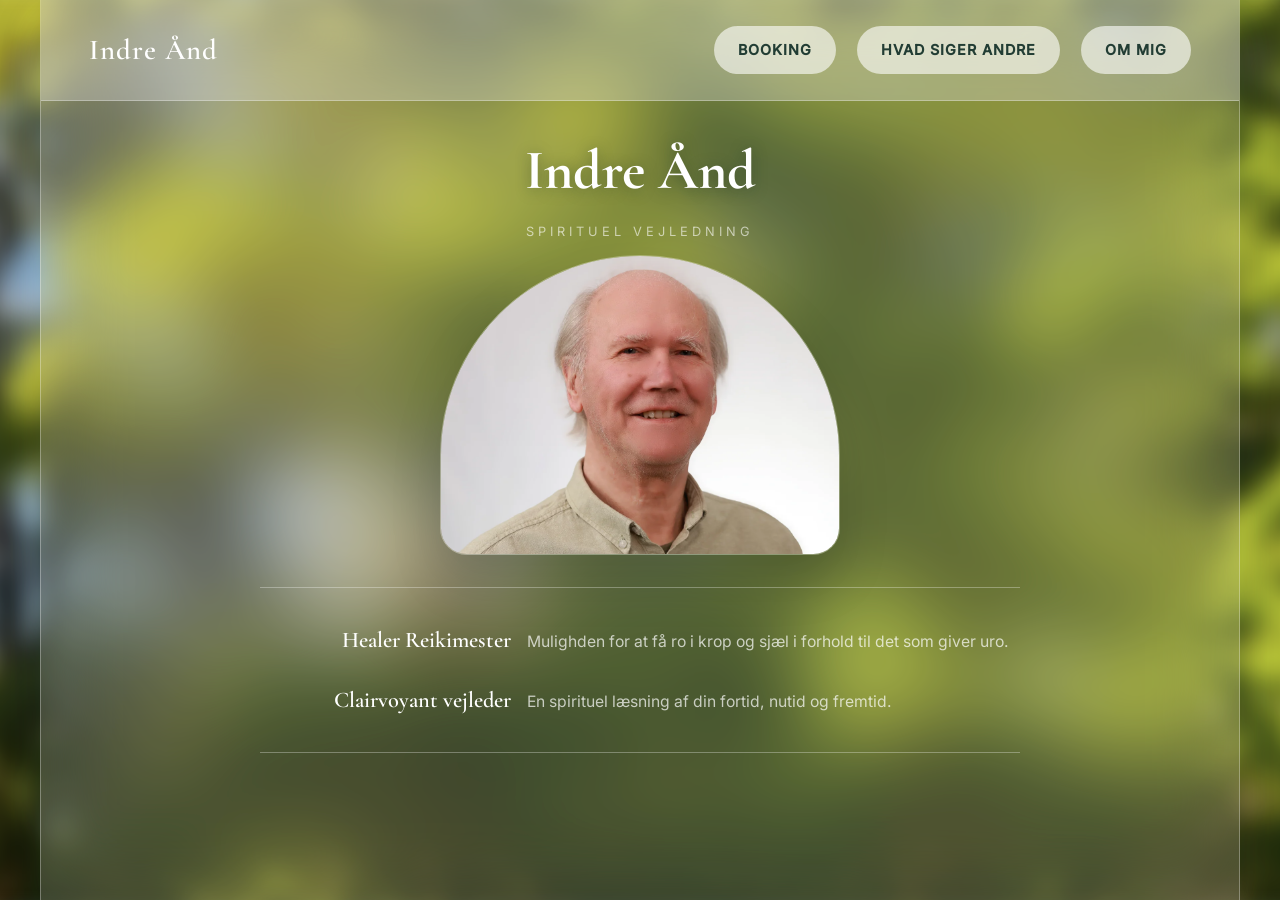
<file: index.html>
<!DOCTYPE html>
<html lang="da">
<head>
    <meta charset="UTF-8" />
    <meta name="viewport" content="width=device-width, initial-scale=1.0" />
    <title>Indre Ånd</title>
    <meta name="description" content="Indre Ånd tilbyder healing, reiki og clairvoyant vejledning for ro i krop og sjæl. Kontakt på 51 21 79 71." />
    <link rel="icon" href="favicon.svg" type="image/svg+xml" />
    <link rel="preload" href="fonts/cormorant-garamond-latin.woff2" as="font" type="font/woff2" crossorigin />
    <link rel="preload" href="fonts/inter-latin.woff2" as="font" type="font/woff2" crossorigin />
    <link rel="preload" href="pictures/background.webp" as="image" type="image/webp" fetchpriority="low" />
    <link rel="preload" href="pictures/portrait_web.webp" as="image" type="image/webp" fetchpriority="high" />
    <link rel="stylesheet" href="styles.css" />
</head>
<body class="home-page">
    <div class="glass-shell home-shell">
        <header class="top-bar">
            <a href="index.html" class="top-bar__brand">Indre Ånd</a>
            <nav class="top-bar__nav">
                <a href="booking.html" class="nav-button">Booking</a>
                <a href="reviews.html" class="nav-button">Hvad siger andre</a>
                <a href="about.html" class="nav-button">Om mig</a>
            </nav>
        </header>

        <main class="home-main">

            <div class="home-content">
                <h1 class="home-title">Indre Ånd</h1>
                <p class="home-eyebrow">Spirituel Vejledning</p>

                <div class="home-portrait">
                    <div class="hero-portrait">
                        <img src="pictures/portrait_web.webp" alt="Michael" />
                    </div>
                </div>

                <div class="home-divider"></div>

                <div class="home-offerings">
                    <div class="home-offering">
                        <span class="home-offering__name">Healer Reikimester</span>
                        <span class="home-offering__desc">Mulighden for at få ro i krop og sjæl i forhold til det som giver uro.</span>
                    </div>
                    <div class="home-offering">
                        <span class="home-offering__name">Clairvoyant vejleder</span>
                        <span class="home-offering__desc">En spirituel læsning af din fortid, nutid og fremtid.</span>
                    </div>
                </div>

                <div class="home-divider"></div>

            </div>

        </main>
    </div>
</body>
</html>
</file>
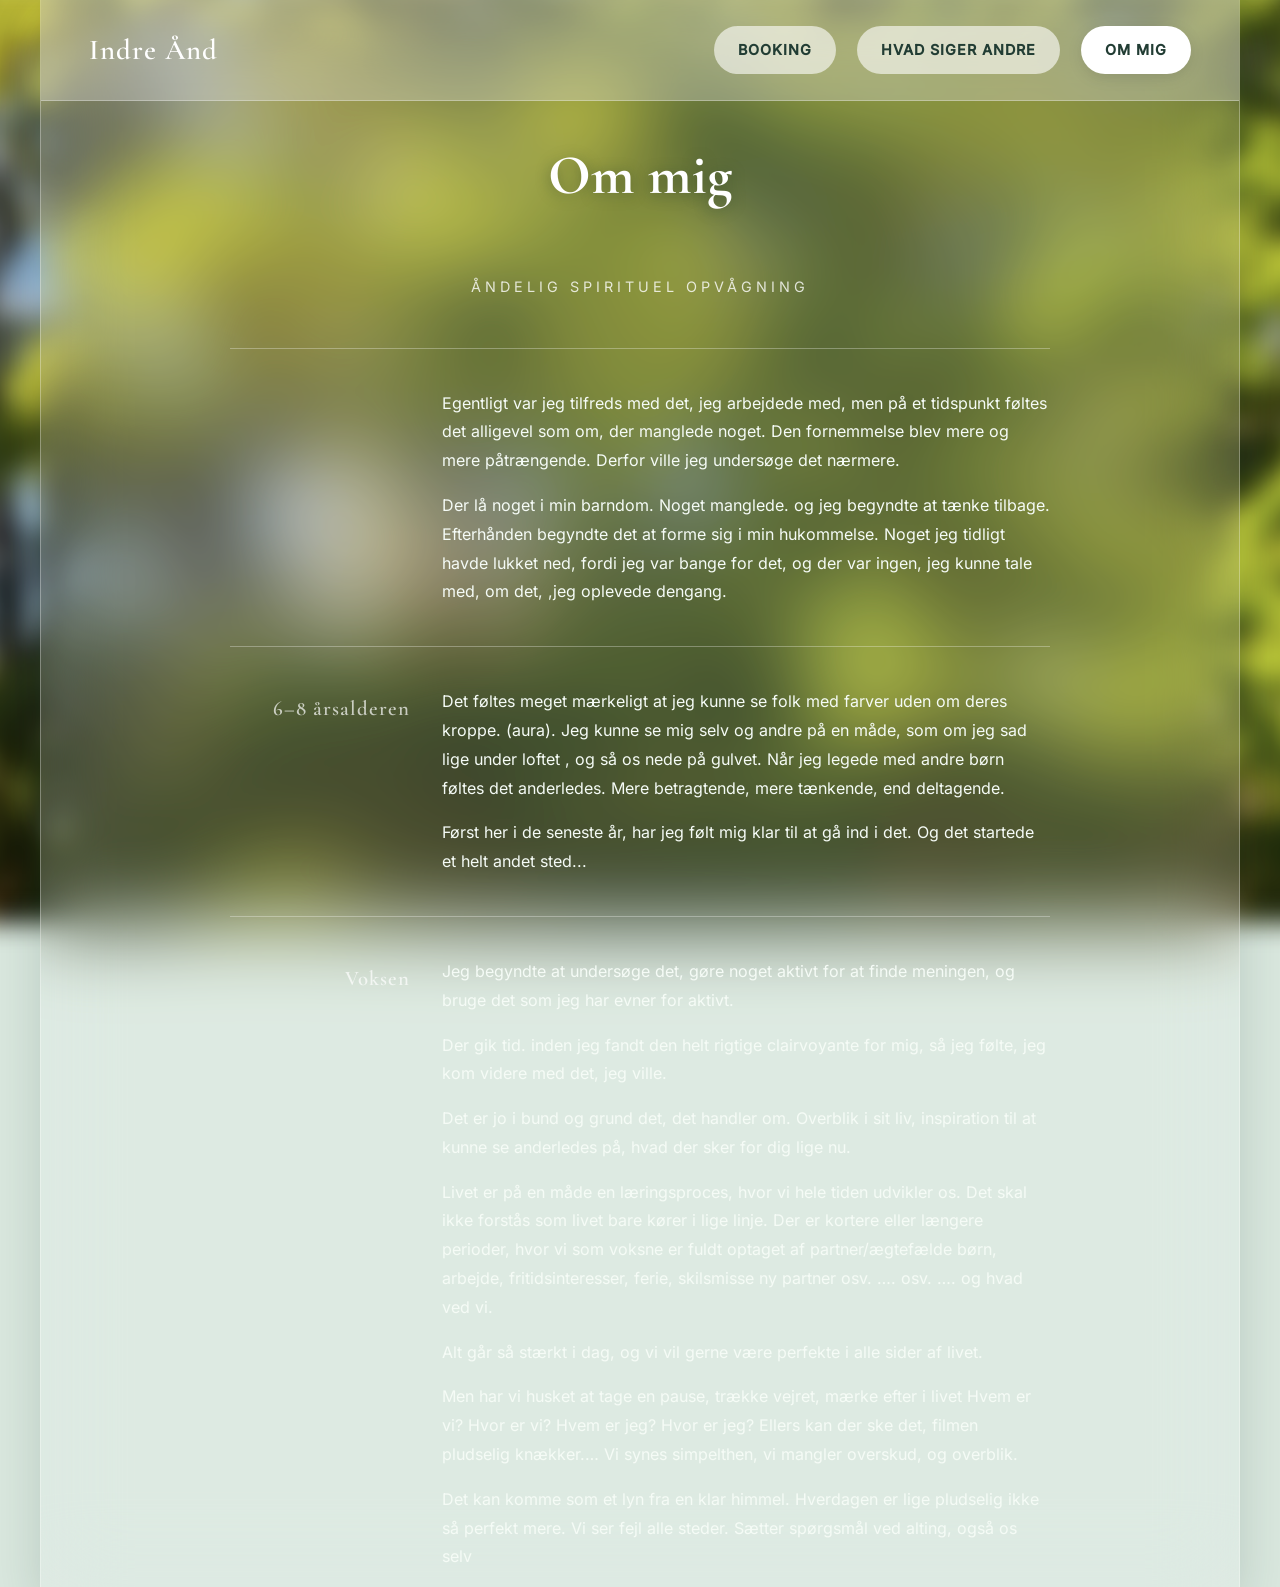
<file: about.html>
<!DOCTYPE html>
<html lang="da">
<head>
    <meta charset="UTF-8" />
    <meta name="viewport" content="width=device-width, initial-scale=1.0" />
    <title>Om mig - Indre Ånd</title>
    <meta name="description" content="Jeg er healer, reikimester og clairvoyant vejleder. Læs om min spirituelle opvågning." />
    <link rel="icon" href="favicon.svg" type="image/svg+xml" />
    <link rel="preload" href="fonts/cormorant-garamond-latin.woff2" as="font" type="font/woff2" crossorigin />
    <link rel="preload" href="fonts/inter-latin.woff2" as="font" type="font/woff2" crossorigin />
    <link rel="preload" href="pictures/background.webp" as="image" type="image/webp" fetchpriority="low" />
    <link rel="stylesheet" href="styles.css" />
</head>
<body class="home-page">
    <div class="glass-shell">
        <header class="top-bar">
            <a href="index.html" class="top-bar__brand">Indre Ånd</a>
            <nav class="top-bar__nav">
                <a href="booking.html" class="nav-button">Booking</a>
                <a href="reviews.html" class="nav-button">Hvad siger andre</a>
                <a href="about.html" class="nav-button active">Om mig</a>
            </nav>
        </header>

        <main class="container">
            <section class="zen-header">
                <h1>Om mig</h1>
            </section>

            <p class="subtitle">Åndelig spirituel opvågning</p>

            <div class="about-timeline">

                <article class="timeline-entry">
                    <div class="timeline-label"></div>
                    <div class="timeline-body">
                        <p>Egentligt var jeg tilfreds med det, jeg arbejdede med, men på et tidspunkt føltes det alligevel som om, der manglede noget. Den fornemmelse blev mere og mere påtrængende. Derfor ville jeg undersøge det nærmere.</p>
                        <p>Der lå noget i min barndom. Noget manglede. og jeg begyndte at tænke tilbage. Efterhånden begyndte det at forme sig i min hukommelse. Noget jeg tidligt havde lukket ned, fordi jeg var bange for det, og der var ingen, jeg kunne tale med, om det, ,jeg oplevede dengang.</p>
                    </div>
                </article>

                <article class="timeline-entry">
                    <div class="timeline-label">6–8 årsalderen</div>
                    <div class="timeline-body">
                        <p>Det føltes meget mærkeligt at jeg kunne se folk med farver uden om deres kroppe. (aura). Jeg kunne se mig selv og andre på en måde, som om jeg sad lige under loftet , og så os nede på gulvet. Når jeg legede med andre børn føltes det anderledes. Mere betragtende, mere tænkende, end deltagende.</p>
                        <p>Først her i de seneste år, har jeg følt mig klar til at gå ind i det. Og det startede et helt andet sted...</p>
                    </div>
                </article>

                <article class="timeline-entry">
                    <div class="timeline-label">Voksen</div>
                    <div class="timeline-body">
                        <p>Jeg begyndte at undersøge det, gøre noget aktivt for at finde meningen, og bruge det som jeg har evner for aktivt.</p>
                        <p>Der gik tid. inden jeg fandt den helt rigtige clairvoyante for mig, så jeg følte, jeg kom videre med det, jeg ville.</p>
                        <p>Det er jo i bund og grund det, det handler om. Overblik i sit liv, inspiration til at kunne se anderledes på, hvad der sker for dig lige nu.</p>
                        <p>Livet er på en måde en læringsproces, hvor vi hele tiden udvikler os. Det skal ikke forstås som livet bare kører i lige linje. Der er kortere eller længere perioder, hvor vi som voksne er fuldt optaget af partner/ægtefælde børn, arbejde, fritidsinteresser, ferie, skilsmisse ny partner osv. …. osv. …. og hvad ved vi.</p>
                        <p>Alt går så stærkt i dag, og vi vil gerne være perfekte i alle sider af livet.</p>
                        <p>Men har vi husket at tage en pause, trække vejret, mærke efter i livet Hvem er vi?  Hvor er vi? Hvem er jeg? Hvor er jeg? Ellers kan der ske det, filmen pludselig knækker.… Vi synes simpelthen, vi mangler overskud, og overblik.</p>
                        <p>Det kan komme som et lyn fra en klar himmel. Hverdagen er lige pludselig ikke så perfekt mere. Vi ser fejl alle steder. Sætter spørgsmål ved alting, også os selv</p>
                    </div>
                </article>

            </div>
        </main>
    </div>
</body>
</html>
</file>
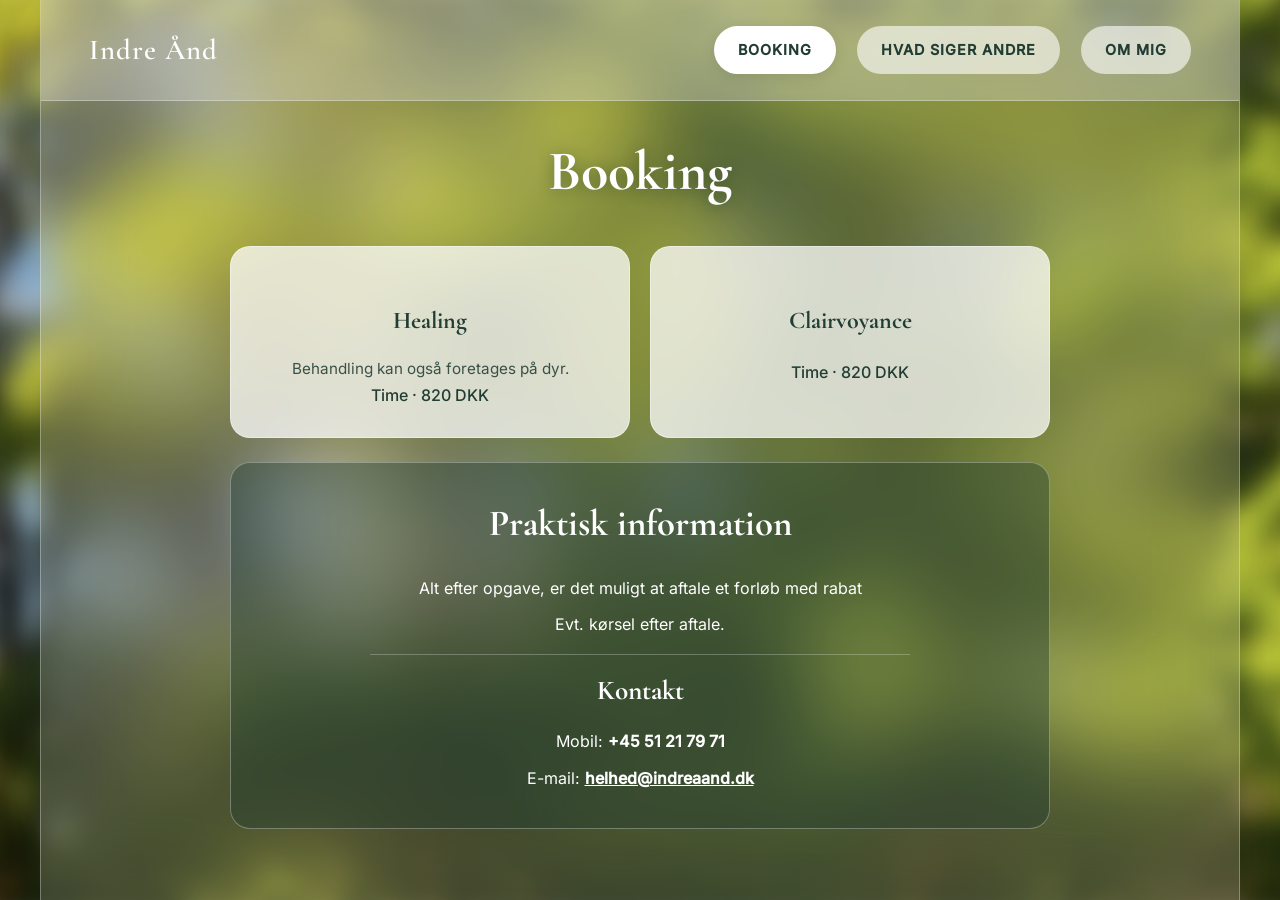
<file: booking.html>
<!DOCTYPE html>
<html lang="da">
<head>
    <meta charset="UTF-8" />
    <meta name="viewport" content="width=device-width, initial-scale=1.0" />
    <title>Booking - Indre Ånd</title>
    <meta name="description" content="Book healing eller clairvoyance hos Indre Ånd. Kontakt på 51 21 79 71." />
    <link rel="icon" href="favicon.svg" type="image/svg+xml" />
    <link rel="preload" href="fonts/cormorant-garamond-latin.woff2" as="font" type="font/woff2" crossorigin />
    <link rel="preload" href="fonts/inter-latin.woff2" as="font" type="font/woff2" crossorigin />
    <link rel="preload" href="pictures/background.webp" as="image" type="image/webp" fetchpriority="low" />
    <link rel="stylesheet" href="styles.css" />
</head>
<body class="home-page booking-page">
    <div class="glass-shell">
        <header class="top-bar">
            <a href="index.html" class="top-bar__brand">Indre Ånd</a>
            <nav class="top-bar__nav">
                <a href="booking.html" class="nav-button active">Booking</a>
                <a href="reviews.html" class="nav-button">Hvad siger andre</a>
                <a href="about.html" class="nav-button">Om mig</a>
            </nav>
        </header>

        <main class="container booking-compact">
            <section class="zen-header">
                <h1>Booking</h1>
            </section>

            <div class="services-grid">
                <div class="service-item">
                    <h3>Healing</h3>
                    <p class="service-note">Behandling kan også foretages på dyr.</p>
                    <div class="service-meta">
                        <span class="service-detail">Time · 820 DKK</span>
                    </div>
                </div>
                <div class="service-item">
                    <h3>Clairvoyance</h3>
                    <div class="service-meta">
                        <span class="service-detail">Time · 820 DKK</span>
                    </div>
                </div>
            </div>

            <div class="contact-block">
                <h2>Praktisk information</h2>
                <p>Alt efter opgave, er det muligt at aftale et forløb med rabat</p>
                <p>Evt. kørsel efter aftale.</p>
                <div class="contact-block__divider" aria-hidden="true"></div>
                <h3 class="contact-block__subtitle">Kontakt</h3>
                <p>Mobil: <strong>+45 51 21 79 71</strong></p>
                <p>E-mail: <strong><a href="mailto:helhed@indreaand.dk">helhed@indreaand.dk</a></strong></p>
            </div>
        </main>
    </div>
</body>
</html>
</file>
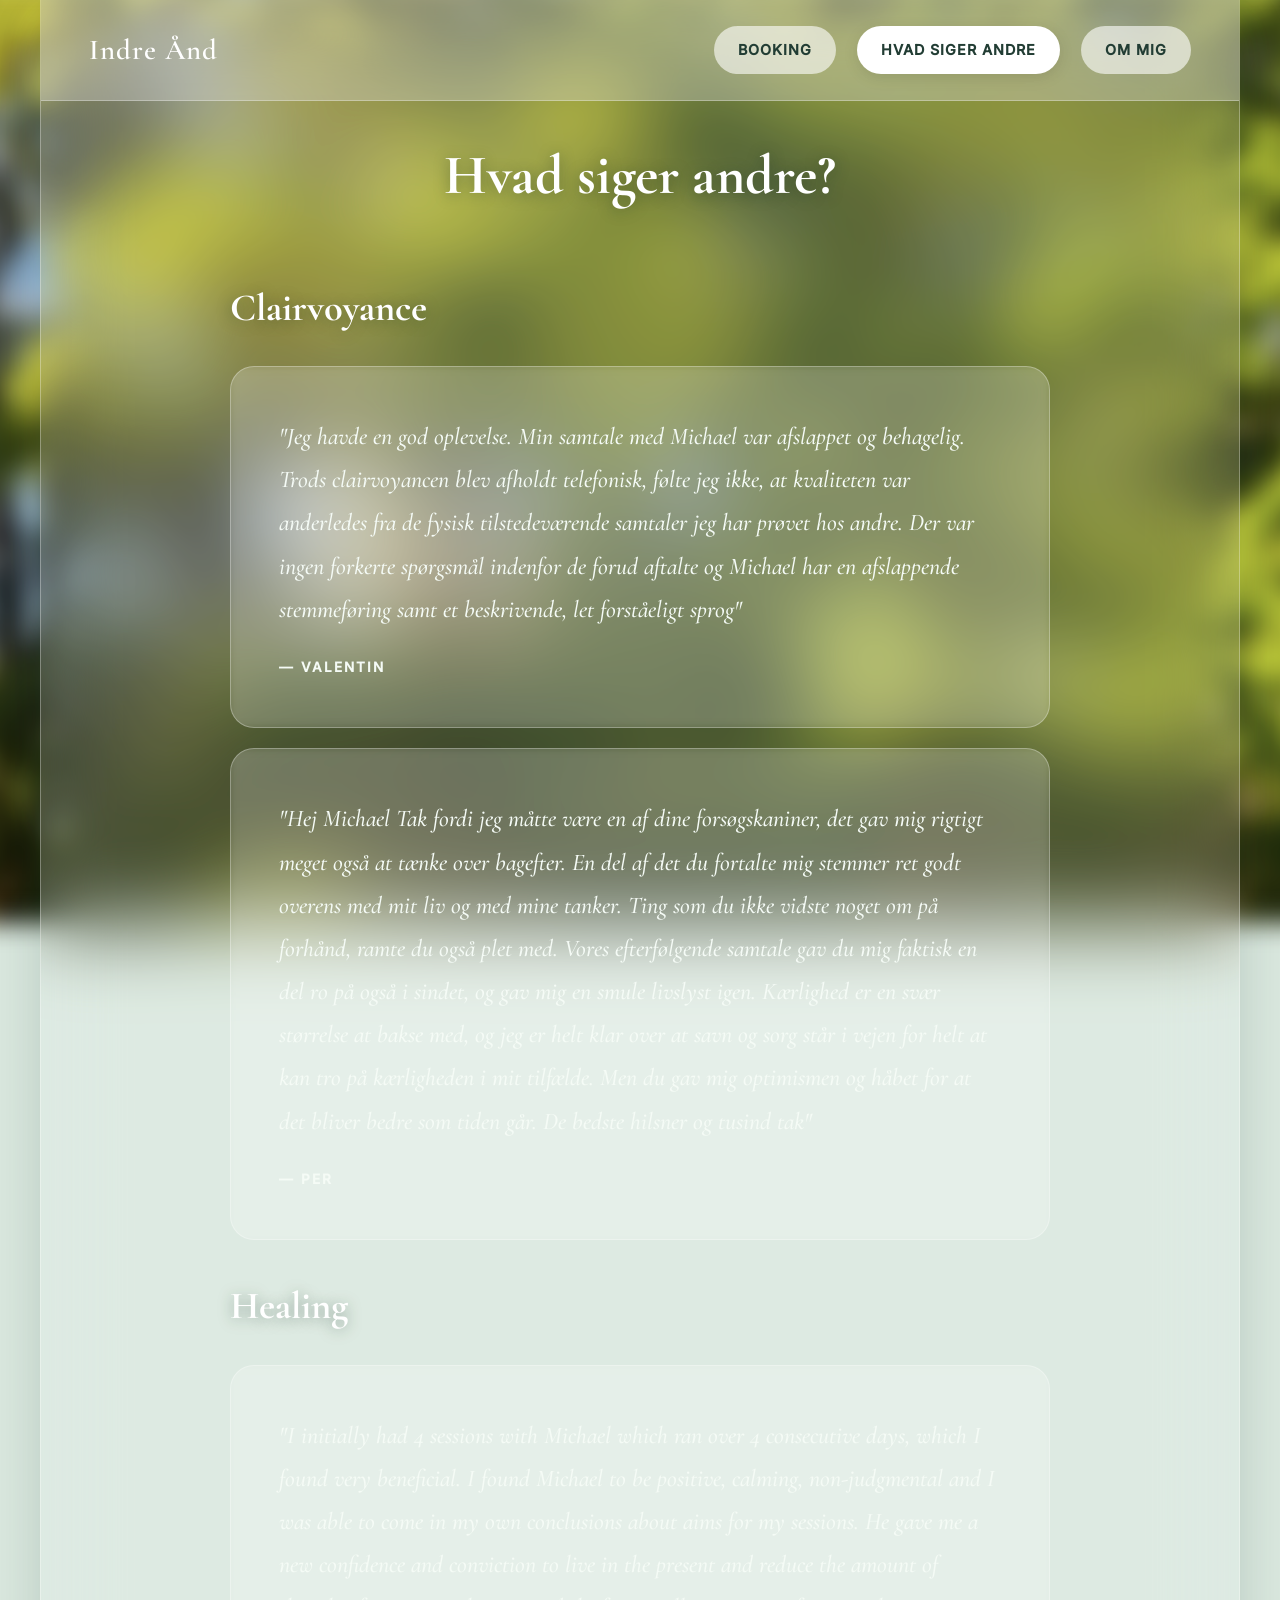
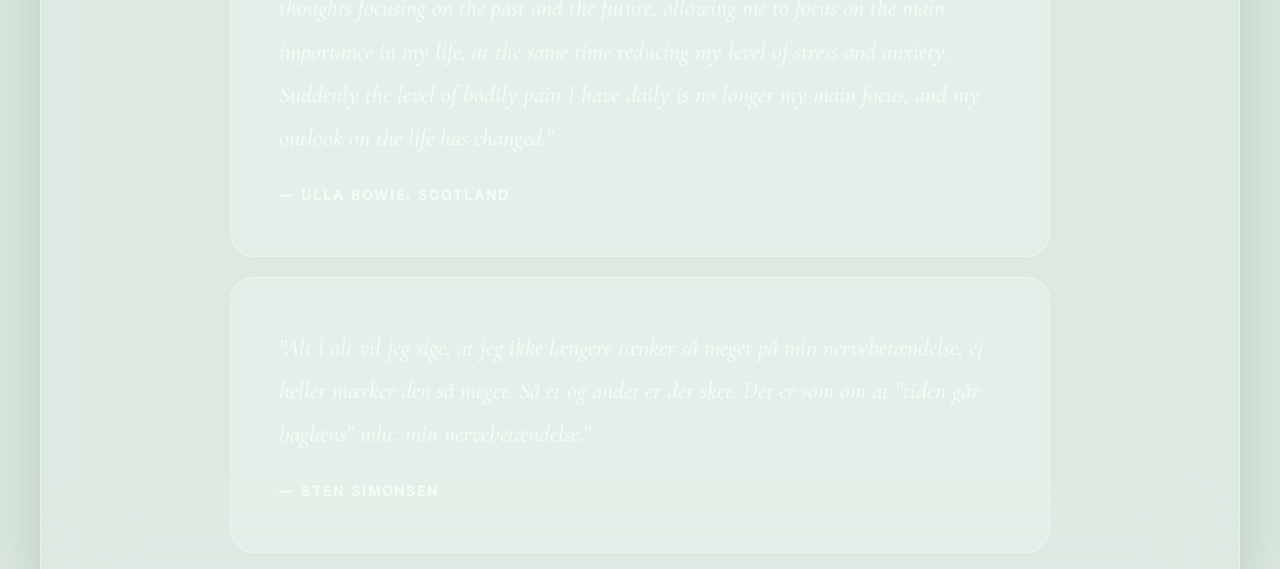
<file: reviews.html>
<!DOCTYPE html>
<html lang="da">
<head>
    <meta charset="UTF-8" />
    <meta name="viewport" content="width=device-width, initial-scale=1.0" />
    <title>Hvad siger andre - Indre Ånd</title>
    <meta name="description" content="Læs hvad andre siger om healing og clairvoyance hos Michael fra Indre Ånd, også fra telefoniske sessioner." />
    <link rel="icon" href="favicon.svg" type="image/svg+xml" />
    <link rel="preload" href="fonts/cormorant-garamond-latin.woff2" as="font" type="font/woff2" crossorigin />
    <link rel="preload" href="fonts/inter-latin.woff2" as="font" type="font/woff2" crossorigin />
    <link rel="preload" href="pictures/background.webp" as="image" type="image/webp" fetchpriority="low" />
    <link rel="stylesheet" href="styles.css" />
</head>
<body class="home-page reviews-page">
    <div class="glass-shell">
        <header class="top-bar">
            <a href="index.html" class="top-bar__brand">Indre Ånd</a>
            <nav class="top-bar__nav">
                <a href="booking.html" class="nav-button">Booking</a>
                <a href="reviews.html" class="nav-button active">Hvad siger andre</a>
                <a href="about.html" class="nav-button">Om mig</a>
            </nav>
        </header>

        <main class="container">
            <section class="zen-header">
                <h1>Hvad siger andre?</h1>
            </section>

            <section class="testimonials-section">
                <div class="testimonials-group">
                    <h2 class="testimonials-group__title">Clairvoyance</h2>

                    <div class="testimonial-item">
                        <blockquote>"Jeg havde en god oplevelse. Min samtale med Michael var afslappet og behagelig. Trods clairvoyancen blev afholdt telefonisk, følte jeg ikke, at kvaliteten var anderledes fra de fysisk tilstedeværende samtaler jeg har prøvet hos andre. Der var ingen forkerte spørgsmål indenfor de forud aftalte og Michael har en afslappende stemmeføring samt et beskrivende, let forståeligt sprog"</blockquote>
                        <span class="testimonial-author">— Valentin</span>
                    </div>

                    <div class="testimonial-item">
                        <blockquote>"Hej Michael Tak fordi jeg måtte være en af dine forsøgskaniner, det gav mig rigtigt meget også at tænke over bagefter. En del af det du fortalte mig stemmer ret godt overens med mit liv og med mine tanker. Ting som du ikke vidste noget om på forhånd, ramte du også plet med. Vores efterfølgende samtale gav du mig faktisk en del ro på også i sindet, og gav mig en smule livslyst igen. Kærlighed er en svær størrelse at bakse med, og jeg er helt klar over at savn og sorg står i vejen for helt at kan tro på kærligheden i mit tilfælde. Men du gav mig optimismen og håbet for at det bliver bedre som tiden går. De bedste hilsner og tusind tak"</blockquote>
                        <span class="testimonial-author">— Per</span>
                    </div>
                </div>

                <div class="testimonials-group">
                    <h2 class="testimonials-group__title">Healing</h2>

                    <div class="testimonial-item">
                        <blockquote>"I initially had 4 sessions with Michael which ran over 4 consecutive days, which I found very beneficial. I found Michael to be positive, calming, non-judgmental and I was able to come in my own conclusions about aims for my sessions. He gave me a new confidence and conviction to live in the present and reduce the amount of thoughts focusing on the past and the future, allowing me to focus on the main importance in my life, at the same time reducing my level of stress and anxiety. Suddenly the level of bodily pain I have daily is no longer my main focus, and my outlook on the life has changed."</blockquote>
                        <span class="testimonial-author">— Ulla Bowie, Scotland</span>
                    </div>

                    <div class="testimonial-item">
                        <blockquote>"Alt i alt vil jeg sige, at jeg ikke længere tænker så meget på min nervebetændelse, ej heller mærker den så meget. Så et og andet er der sket. Det er som om at "tiden går baglæns" mht. min nervebetændelse."</blockquote>
                        <span class="testimonial-author">— Sten Simonsen</span>
                    </div>
                </div>
            </section>
        </main>
    </div>
</body>
</html>
</file>
<file: styles.css>
/* --- Self-hosted fonts (SIL Open Font License, see fonts/OFL-*.txt) --- */
@font-face {
    font-family: 'Cormorant Garamond';
    font-style: italic;
    font-weight: 500;
    font-display: swap;
    src: url(fonts/cormorant-garamond-italic-latin-ext.woff2) format('woff2');
    unicode-range: U+0100-02BA, U+02BD-02C5, U+02C7-02CC, U+02CE-02D7, U+02DD-02FF, U+0304, U+0308, U+0329, U+1D00-1DBF, U+1E00-1E9F, U+1EF2-1EFF, U+2020, U+20A0-20AB, U+20AD-20C4, U+2113, U+2C60-2C7F, U+A720-A7FF;
}
@font-face {
    font-family: 'Cormorant Garamond';
    font-style: italic;
    font-weight: 500;
    font-display: swap;
    src: url(fonts/cormorant-garamond-italic-latin.woff2) format('woff2');
    unicode-range: U+0000-00FF, U+0131, U+0152-0153, U+02BB-02BC, U+02C6, U+02DA, U+02DC, U+0304, U+0308, U+0329, U+2000-206F, U+20AC, U+2122, U+2191, U+2193, U+2212, U+2215, U+FEFF, U+FFFD;
}
@font-face {
    font-family: 'Cormorant Garamond';
    font-style: normal;
    font-weight: 500;
    font-display: swap;
    src: url(fonts/cormorant-garamond-latin-ext.woff2) format('woff2');
    unicode-range: U+0100-02BA, U+02BD-02C5, U+02C7-02CC, U+02CE-02D7, U+02DD-02FF, U+0304, U+0308, U+0329, U+1D00-1DBF, U+1E00-1E9F, U+1EF2-1EFF, U+2020, U+20A0-20AB, U+20AD-20C4, U+2113, U+2C60-2C7F, U+A720-A7FF;
}
@font-face {
    font-family: 'Cormorant Garamond';
    font-style: normal;
    font-weight: 500;
    font-display: swap;
    src: url(fonts/cormorant-garamond-latin.woff2) format('woff2');
    unicode-range: U+0000-00FF, U+0131, U+0152-0153, U+02BB-02BC, U+02C6, U+02DA, U+02DC, U+0304, U+0308, U+0329, U+2000-206F, U+20AC, U+2122, U+2191, U+2193, U+2212, U+2215, U+FEFF, U+FFFD;
}
@font-face {
    font-family: 'Cormorant Garamond';
    font-style: normal;
    font-weight: 600;
    font-display: swap;
    src: url(fonts/cormorant-garamond-latin-ext.woff2) format('woff2');
    unicode-range: U+0100-02BA, U+02BD-02C5, U+02C7-02CC, U+02CE-02D7, U+02DD-02FF, U+0304, U+0308, U+0329, U+1D00-1DBF, U+1E00-1E9F, U+1EF2-1EFF, U+2020, U+20A0-20AB, U+20AD-20C4, U+2113, U+2C60-2C7F, U+A720-A7FF;
}
@font-face {
    font-family: 'Cormorant Garamond';
    font-style: normal;
    font-weight: 600;
    font-display: swap;
    src: url(fonts/cormorant-garamond-latin.woff2) format('woff2');
    unicode-range: U+0000-00FF, U+0131, U+0152-0153, U+02BB-02BC, U+02C6, U+02DA, U+02DC, U+0304, U+0308, U+0329, U+2000-206F, U+20AC, U+2122, U+2191, U+2193, U+2212, U+2215, U+FEFF, U+FFFD;
}
@font-face {
    font-family: 'Cormorant Garamond';
    font-style: normal;
    font-weight: 700;
    font-display: swap;
    src: url(fonts/cormorant-garamond-latin-ext.woff2) format('woff2');
    unicode-range: U+0100-02BA, U+02BD-02C5, U+02C7-02CC, U+02CE-02D7, U+02DD-02FF, U+0304, U+0308, U+0329, U+1D00-1DBF, U+1E00-1E9F, U+1EF2-1EFF, U+2020, U+20A0-20AB, U+20AD-20C4, U+2113, U+2C60-2C7F, U+A720-A7FF;
}
@font-face {
    font-family: 'Cormorant Garamond';
    font-style: normal;
    font-weight: 700;
    font-display: swap;
    src: url(fonts/cormorant-garamond-latin.woff2) format('woff2');
    unicode-range: U+0000-00FF, U+0131, U+0152-0153, U+02BB-02BC, U+02C6, U+02DA, U+02DC, U+0304, U+0308, U+0329, U+2000-206F, U+20AC, U+2122, U+2191, U+2193, U+2212, U+2215, U+FEFF, U+FFFD;
}
@font-face {
    font-family: 'Inter';
    font-style: normal;
    font-weight: 300;
    font-display: swap;
    src: url(fonts/inter-latin-ext.woff2) format('woff2');
    unicode-range: U+0100-02BA, U+02BD-02C5, U+02C7-02CC, U+02CE-02D7, U+02DD-02FF, U+0304, U+0308, U+0329, U+1D00-1DBF, U+1E00-1E9F, U+1EF2-1EFF, U+2020, U+20A0-20AB, U+20AD-20C4, U+2113, U+2C60-2C7F, U+A720-A7FF;
}
@font-face {
    font-family: 'Inter';
    font-style: normal;
    font-weight: 300;
    font-display: swap;
    src: url(fonts/inter-latin.woff2) format('woff2');
    unicode-range: U+0000-00FF, U+0131, U+0152-0153, U+02BB-02BC, U+02C6, U+02DA, U+02DC, U+0304, U+0308, U+0329, U+2000-206F, U+20AC, U+2122, U+2191, U+2193, U+2212, U+2215, U+FEFF, U+FFFD;
}
@font-face {
    font-family: 'Inter';
    font-style: normal;
    font-weight: 400;
    font-display: swap;
    src: url(fonts/inter-latin-ext.woff2) format('woff2');
    unicode-range: U+0100-02BA, U+02BD-02C5, U+02C7-02CC, U+02CE-02D7, U+02DD-02FF, U+0304, U+0308, U+0329, U+1D00-1DBF, U+1E00-1E9F, U+1EF2-1EFF, U+2020, U+20A0-20AB, U+20AD-20C4, U+2113, U+2C60-2C7F, U+A720-A7FF;
}
@font-face {
    font-family: 'Inter';
    font-style: normal;
    font-weight: 400;
    font-display: swap;
    src: url(fonts/inter-latin.woff2) format('woff2');
    unicode-range: U+0000-00FF, U+0131, U+0152-0153, U+02BB-02BC, U+02C6, U+02DA, U+02DC, U+0304, U+0308, U+0329, U+2000-206F, U+20AC, U+2122, U+2191, U+2193, U+2212, U+2215, U+FEFF, U+FFFD;
}
@font-face {
    font-family: 'Inter';
    font-style: normal;
    font-weight: 500;
    font-display: swap;
    src: url(fonts/inter-latin-ext.woff2) format('woff2');
    unicode-range: U+0100-02BA, U+02BD-02C5, U+02C7-02CC, U+02CE-02D7, U+02DD-02FF, U+0304, U+0308, U+0329, U+1D00-1DBF, U+1E00-1E9F, U+1EF2-1EFF, U+2020, U+20A0-20AB, U+20AD-20C4, U+2113, U+2C60-2C7F, U+A720-A7FF;
}
@font-face {
    font-family: 'Inter';
    font-style: normal;
    font-weight: 500;
    font-display: swap;
    src: url(fonts/inter-latin.woff2) format('woff2');
    unicode-range: U+0000-00FF, U+0131, U+0152-0153, U+02BB-02BC, U+02C6, U+02DA, U+02DC, U+0304, U+0308, U+0329, U+2000-206F, U+20AC, U+2122, U+2191, U+2193, U+2212, U+2215, U+FEFF, U+FFFD;
}

/* --- Global Reset & Variables --- */
:root {
    --glass-bg: rgba(255, 255, 255, 0.15);
    --glass-border: rgba(255, 255, 255, 0.3);
    --text-main: #f5fbf6;
    --text-header: #ffffff;
    --accent-dark: #223d34;
    --card-bg: rgba(255, 255, 255, 0.75);
}

* { box-sizing: border-box; }

body {
    margin: 0;
    font-family: "Inter", sans-serif;
    background: #d9e7de;
    color: var(--text-main);
    min-height: 100vh;
    line-height: 1.8;
    overflow-x: hidden;
}

/* --- Fixed Glass Background --- */
.home-page::before {
    content: "";
    position: fixed;
    inset: 0;
    background: url("pictures/background.webp") center center / cover no-repeat;
    filter: blur(12px)
                brightness(0.9)
                contrast(1.2)
                saturate(0.7)
                sepia(0);
    transform: scale(1.05);
    z-index: -2;
}

/* --- Layout Structure --- */
.glass-shell {
    width: min(1200px, 100%);
    min-height: 100vh;
    margin: 0 auto;
    background: var(--glass-bg);
    border-left: 1px solid var(--glass-border);
    border-right: 1px solid var(--glass-border);
    backdrop-filter: blur(40px) saturate(110%);
    box-shadow: 0 18px 45px rgba(27, 56, 45, 0.16);
    display: flex;
    flex-direction: column;
}

.container {
    max-width: 900px;
    width: 100%;
    margin: 0 auto;
    padding: 1rem 2.5rem;
}

/* --- Navigation --- */
.top-bar {
    display: flex;
    align-items: center;
    justify-content: space-between;
    padding: 1.5rem 3rem;
    border-bottom: 1px solid var(--glass-border);
    background-color: #d7d7d75c;
}

.top-bar__brand {
    font-family: "Cormorant Garamond", serif;
    font-size: 1.8rem;
    font-weight: 600;
    text-decoration: none;
    color: var(--text-header);
    letter-spacing: 1px;
}

.nav-button {
    padding: 0.7rem 1.5rem;
    border-radius: 999px;
    text-decoration: none;
    color: var(--accent-dark);
    background: rgba(255, 255, 255, 0.6);
    font-size: 0.9rem;
    font-weight: 600;
    text-transform: uppercase;
    letter-spacing: 1px;
    transition: all 0.3s ease;
    margin-left: 1rem;
    display: inline-block;
}

.nav-button:hover, .nav-button.active {
    background: #ffffff;
    box-shadow: 0 4px 15px rgba(0,0,0,0.1);
}

/* --- Typography --- */
h1, h2, h3 {
    font-family: "Cormorant Garamond", serif;
    color: var(--text-header);
    text-shadow: 0 2px 15px rgba(16, 41, 29, 0.4);
    text-align: center;
}

h1 { font-size: clamp(2.5rem, 5vw, 3.5rem); margin-bottom: 1rem; margin-top: 0.5rem; }
h2 { font-size: 2.8rem; margin: 0 0 2rem; }

.subtitle {
    text-align: center;
    text-transform: uppercase;
    letter-spacing: 4px;
    font-size: 0.9rem;
    color: rgba(255,255,255,0.8);
    margin-bottom: 3rem;
}

/* --- Page Section Header --- */
.zen-header {
    text-align: center;
    margin-bottom: 3rem;
}

.zen-header h1 {
    margin-bottom: 0;
}

.hero-portrait {
    width: 100%;
    max-width: 400px;
    height: 300px;
    border-radius: 300px 300px 40px 40px;
    box-shadow: 0 25px 50px rgba(0,0,0,0.15);
    border: 1px solid var(--glass-border);
    overflow: hidden;
    display: block;
}

.hero-portrait img {
    width: 100%;
    height: 100%;
    object-fit: cover;
    object-position: 10% center;
    transform: scale(1.2);
    display: block;
}

/* --- Services Grid --- */
.services-grid {
    display: grid;
    grid-template-columns: repeat(auto-fit, minmax(280px, 1fr));
    gap: 2rem;
    margin-top: 3rem;
}

.service-item {
    background: var(--card-bg);
    padding: 3rem 2rem;
    border-radius: 20px;
    text-align: center;
    color: var(--accent-dark);
    border: 1px solid rgba(255,255,255,0.4);
    transition: transform 0.3s ease;
}

.service-item h3 { color: var(--accent-dark); text-shadow: none; margin-bottom: 1rem; font-size: 24px; }
.service-item:hover { transform: translateY(-5px); }

.service-meta {
    display: flex;
    flex-direction: column;
    align-items: center;
    gap: 0.6rem;
    margin-bottom: 1.25rem;
}

.service-detail {
    color: var(--accent-dark);
    font-size: 1rem;
    font-weight: 500;
}

.service-note {
    margin: 0;
    color: rgba(34, 61, 52, 0.88);
    font-size: 0.95rem;
    line-height: 1.5;
}

.service-tag {
    display: inline-block;
    background: rgba(34, 61, 52, 0.12);
    border: 1px solid rgba(34, 61, 52, 0.2);
    color: var(--accent-dark);
    font-size: 0.75rem;
    font-weight: 600;
    text-transform: uppercase;
    letter-spacing: 1.5px;
    padding: 0.3rem 0.9rem;
    border-radius: 999px;
}

/* --- Contact Block (booking page) --- */
.contact-block {
    margin-top: 4rem;
    background: rgba(34, 61, 52, 0.4);
    border: 1px solid var(--glass-border);
    padding: 3rem 2rem;
    border-radius: 20px;
    text-align: center;
}

.contact-block h2 {
    margin-top: 0;
    border: none;
    text-shadow: none;
}

.contact-block p {
    color: white;
    margin: 0.5rem 0;
}

.contact-block__summary {
    margin-top: 0.85rem;
    color: rgba(255, 255, 255, 0.85);
}

.contact-block__divider {
    width: min(540px, 100%);
    height: 1px;
    margin: 1.2rem auto 1rem;
    background: rgba(255, 255, 255, 0.25);
}

.contact-block__subtitle {
    margin: 0.4rem 0 0.85rem;
    font-family: "Cormorant Garamond", serif;
    font-size: 2rem;
    color: var(--text-header);
    text-shadow: none;
}

.contact-block a {
    color: white;
    text-decoration: underline;
}

/* --- Booking compact layout --- */

.booking-page .container.booking-compact {
    padding-top: 0.75rem;
    padding-bottom: 1.25rem;
}

.booking-compact .zen-header {
    margin-bottom: 1.5rem;
}

.booking-compact .services-grid {
    margin-top: 1.25rem;
    gap: 1.25rem;
}

.booking-compact .service-item {
    padding: 1.75rem 1.5rem;
}

.booking-compact .service-meta {
    margin-bottom: 0;
}

.booking-compact .contact-block {
    margin-top: 1.5rem;
    padding: 1.75rem 1.5rem;
}

.booking-compact .contact-block h2 {
    margin-bottom: 1rem;
    font-size: 2.3rem;
}

.booking-compact .contact-block__subtitle {
    margin: 0.25rem 0 0.65rem;
    font-size: 1.7rem;
}

.booking-compact .contact-block__divider {
    margin: 0.9rem auto 0.8rem;
}

/* --- Testimonials --- */
.testimonials-section {
    display: flex;
    flex-direction: column;
    gap: 2rem;
}

.testimonials-group {
    display: flex;
    flex-direction: column;
    gap: 1.25rem;
}

.testimonials-group__title {
    margin: 0 0 0.2rem;
    font-size: clamp(1.9rem, 4vw, 2.4rem);
    text-align: left;
    text-shadow: 0 2px 15px rgba(16, 41, 29, 0.4);
}

.testimonial-item {
    background: rgba(255, 255, 255, 0.1);
    border: 1px solid var(--glass-border);
    padding: 3rem;
    border-radius: 24px;
    backdrop-filter: blur(5px);
}

.testimonial-item blockquote {
    font-family: "Cormorant Garamond", serif;
    font-size: 1.5rem;
    font-style: italic;
    margin: 0;
}

.testimonial-author {
    display: block;
    margin-top: 1.5rem;
    font-size: 0.85rem;
    font-weight: 600;
    text-transform: uppercase;
    letter-spacing: 2px;
}

/* --- MOBILE RESPONSIVE FIXES --- */
@media (max-width: 600px) {
    .top-bar {
        flex-direction: column;
        align-items: stretch;
        padding: 1.25rem 0.9rem 1rem;
        gap: 1rem;
    }

    .top-bar__brand {
        display: block;
        text-align: center;
        white-space: nowrap;
        font-size: clamp(1.55rem, 7.2vw, 2.1rem);
        line-height: 1.1;
    }

    .top-bar__nav {
        display: grid;
        grid-template-columns: 1fr 1.6fr 1fr;
        gap: 0.5rem;
        width: 100%;
        max-width: 560px;
        margin: 0 auto;
    }

    .nav-button {
        margin-left: 0;
        padding: 0.75rem 0.6rem;
        min-height: 3rem;
        display: flex;
        align-items: center;
        justify-content: center;
        text-align: center;
        white-space: normal;
        line-height: 1.2;
        font-size: clamp(0.68rem, 2.6vw, 0.8rem);
        letter-spacing: 0.6px;
    }

    .top-bar__nav .nav-button:nth-child(2) {
        white-space: nowrap;
        font-size: clamp(0.62rem, 2.2vw, 0.78rem);
        letter-spacing: 0.4px;
    }

    .container {
        padding: 3rem 1.5rem;
    }

    h1 { font-size: 2.8rem; }
    h2 { font-size: 2.2rem; }

    .home-title {
        white-space: nowrap;
        font-size: clamp(2rem, 10vw, 2.8rem);
    }

    .testimonial-item {
        padding: 2rem 1.5rem;
    }

    .testimonial-item blockquote {
        font-size: 1.2rem;
    }

    .reviews-page .zen-header h1 {
        white-space: nowrap;
        font-size: clamp(2.15rem, 9vw, 2.8rem);
        line-height: 1.1;
    }
}

/* --- About Timeline --- */
.about-timeline {
    display: flex;
    flex-direction: column;
    gap: 2.5rem;
    margin-top: 1rem;
}

.timeline-entry {
    display: grid;
    grid-template-columns: 180px 1fr;
    gap: 2rem;
    border-top: 1px solid var(--glass-border);
    padding-top: 2.5rem;
}

.timeline-label {
    font-family: "Cormorant Garamond", serif;
    font-size: 1.3rem;
    font-weight: 600;
    color: rgba(255, 255, 255, 0.7);
    letter-spacing: 1px;
    padding-top: 0.2rem;
    text-align: right;
}

.timeline-body p {
    margin: 0 0 1rem;
    color: var(--text-main);
}

.timeline-body p:last-child {
    margin-bottom: 0;
}

@media (max-width: 600px) {
    .timeline-entry {
        grid-template-columns: 1fr;
        gap: 0.75rem;
    }

    .timeline-label {
        text-align: left;
        font-size: 1.1rem;
        color: rgba(255, 255, 255, 0.6);
    }
}

/* --- Home Page: no-scroll full-viewport layout --- */
.home-shell {
    height: 100vh;
    overflow: hidden;
}

.home-main {
    flex: 1;
    display: flex;
    flex-direction: column;
    align-items: center;
    padding: 2.5rem 4rem 3rem;
    gap: 2.5rem;
}

.home-portrait {
    display: flex;
    justify-content: center;
}

.home-portrait .hero-portrait {
    width: 100%;
    max-width: 400px;
    height: 300px;
    border-radius: 300px 300px 40px 40px;
}

/* Content: centered column */
.home-content {
    display: flex;
    flex-direction: column;
    align-items: center;
    text-align: center;
    width: 100%;
    max-width: 600px;
}

.home-eyebrow {
    text-transform: uppercase;
    letter-spacing: 4px;
    font-size: 0.8rem;
    color: rgba(255, 255, 255, 0.6);
    margin: 0 0 0.75rem;
    text-align: center;
}

.home-title {
    font-family: "Cormorant Garamond", serif;
    font-size: clamp(2.5rem, 5vw, 3.5rem);
    font-weight: 700;
    color: var(--text-header);
    text-shadow: 0 2px 15px rgba(16, 41, 29, 0.4);
    text-align: center;
    margin: 0 0 1.25rem;
    line-height: 1.05;
}

.home-divider {
    width: 100%;
    height: 1px;
    background: var(--glass-border);
    margin: 2rem 0;
}

/* Offerings: two rows, label + description inline */
.home-offerings {
    display: flex;
    flex-direction: column;
    gap: 1.25rem;
}

.home-offering {
    display: flex;
    align-items: baseline;
    gap: 1.25rem;
    justify-content: center;
}

.home-offering__name {
    font-family: "Cormorant Garamond", serif;
    font-size: 1.4rem;
    font-weight: 600;
    color: var(--text-header);
    white-space: nowrap;
    min-width: 130px;
}

.home-offering__desc {
    font-size: 0.9rem;
    color: rgba(255, 255, 255, 0.7);
    line-height: 1.5;
}

@media (min-width: 900px) {
    .home-offerings {
        width: max-content;
        margin: 0 auto;
    }

    .home-content {
        max-width: 760px;
    }

    .home-offering {
        display: grid;
        grid-template-columns: 240px auto;
        align-items: baseline;
        column-gap: 1rem;
        justify-content: start;
    }

    .home-offering__name {
        min-width: 0;
        text-align: right;
    }

    .home-offering__desc {
        font-size: 0.98rem;
        white-space: nowrap;
        text-align: left;
    }
}

@media (max-width: 750px) {
    .home-shell {
        height: auto;
        overflow: visible;
    }

    .home-main {
        grid-template-columns: 1fr;
    }

    .home-portrait {
        padding: 3rem 2rem 1rem;
        height: 340px;
    }

    .home-portrait .hero-portrait {
        max-height: 100%;
        min-width: 300px;
    }

    .hero-portrait img {
        object-position: 40% center;
        min-width: 300px;
    }

    .home-content {
        padding: 1rem 2rem 3rem;
        align-items: center;
        text-align: center;
    }

    .home-title {
        text-align: center;
    }

    .home-offering {
        flex-direction: column;
        align-items: center;
        gap: 0.25rem;
        text-align: center;
    }
}
</file>
